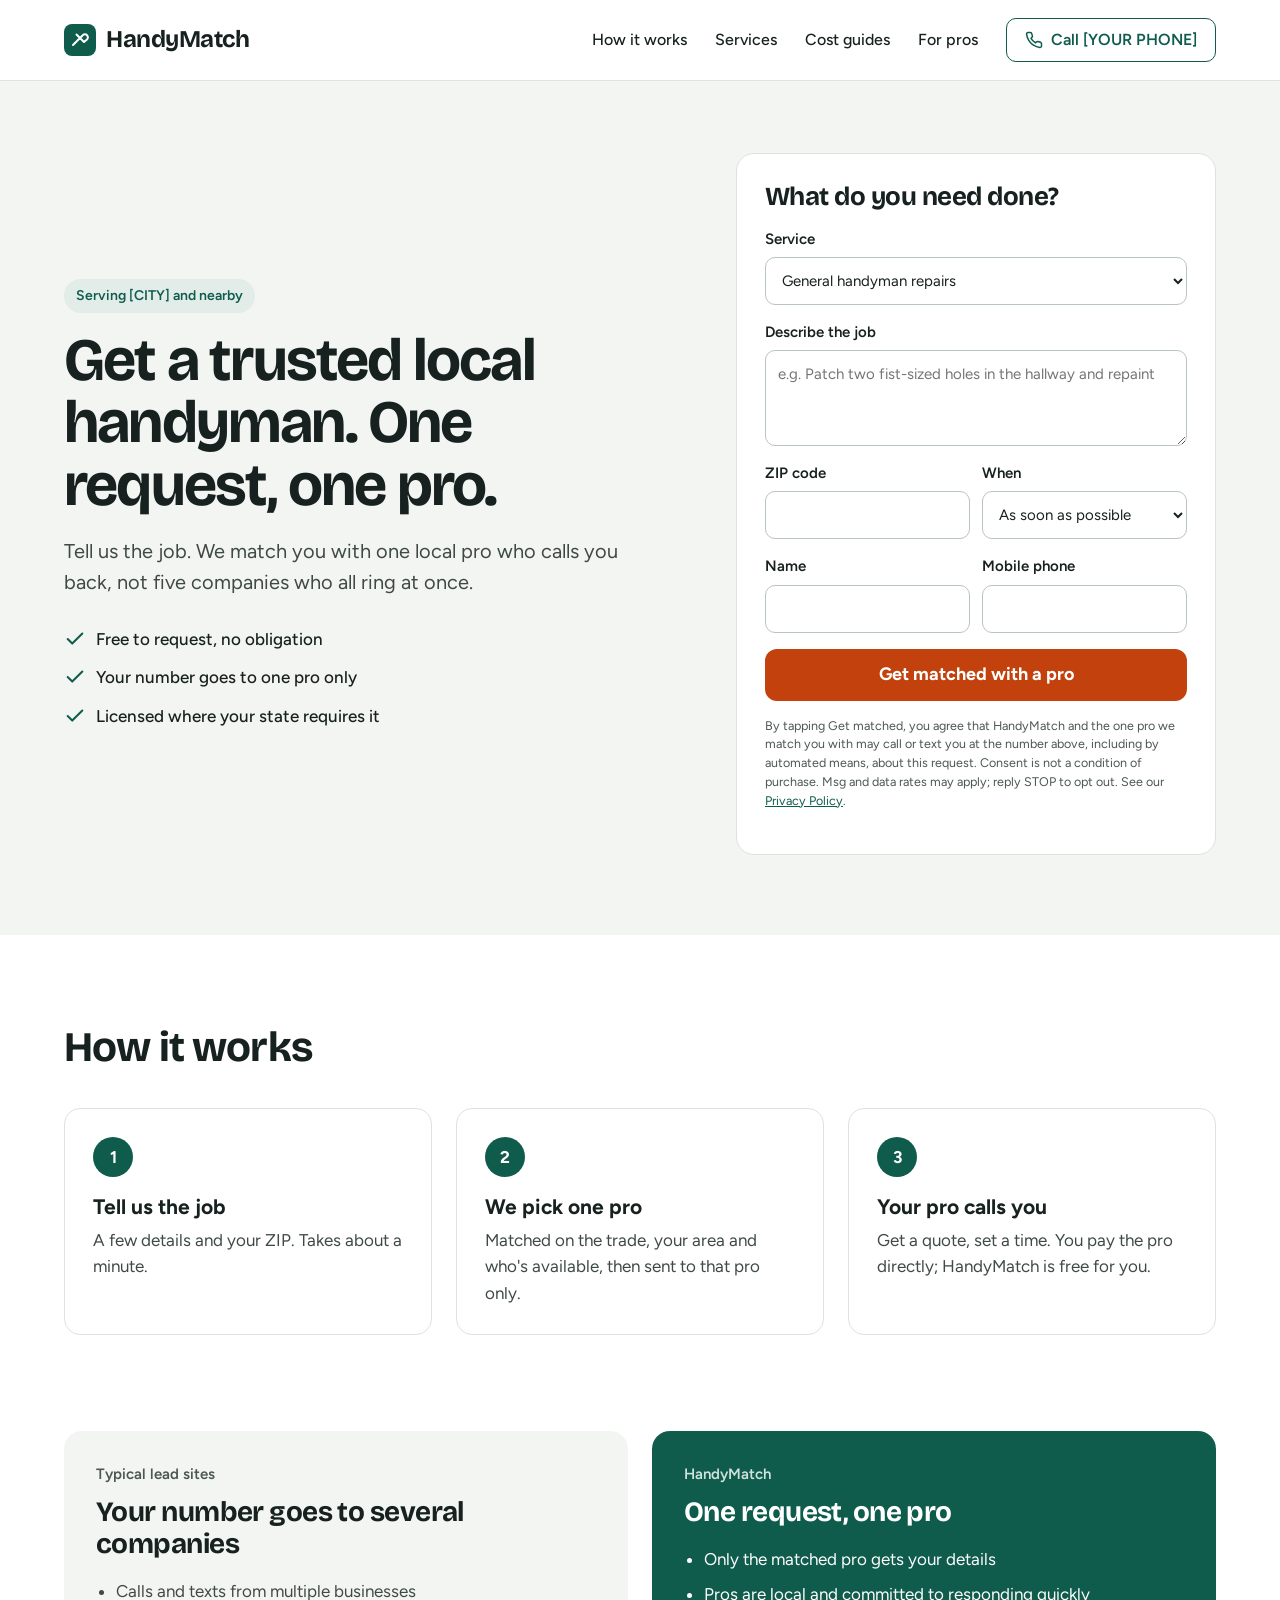
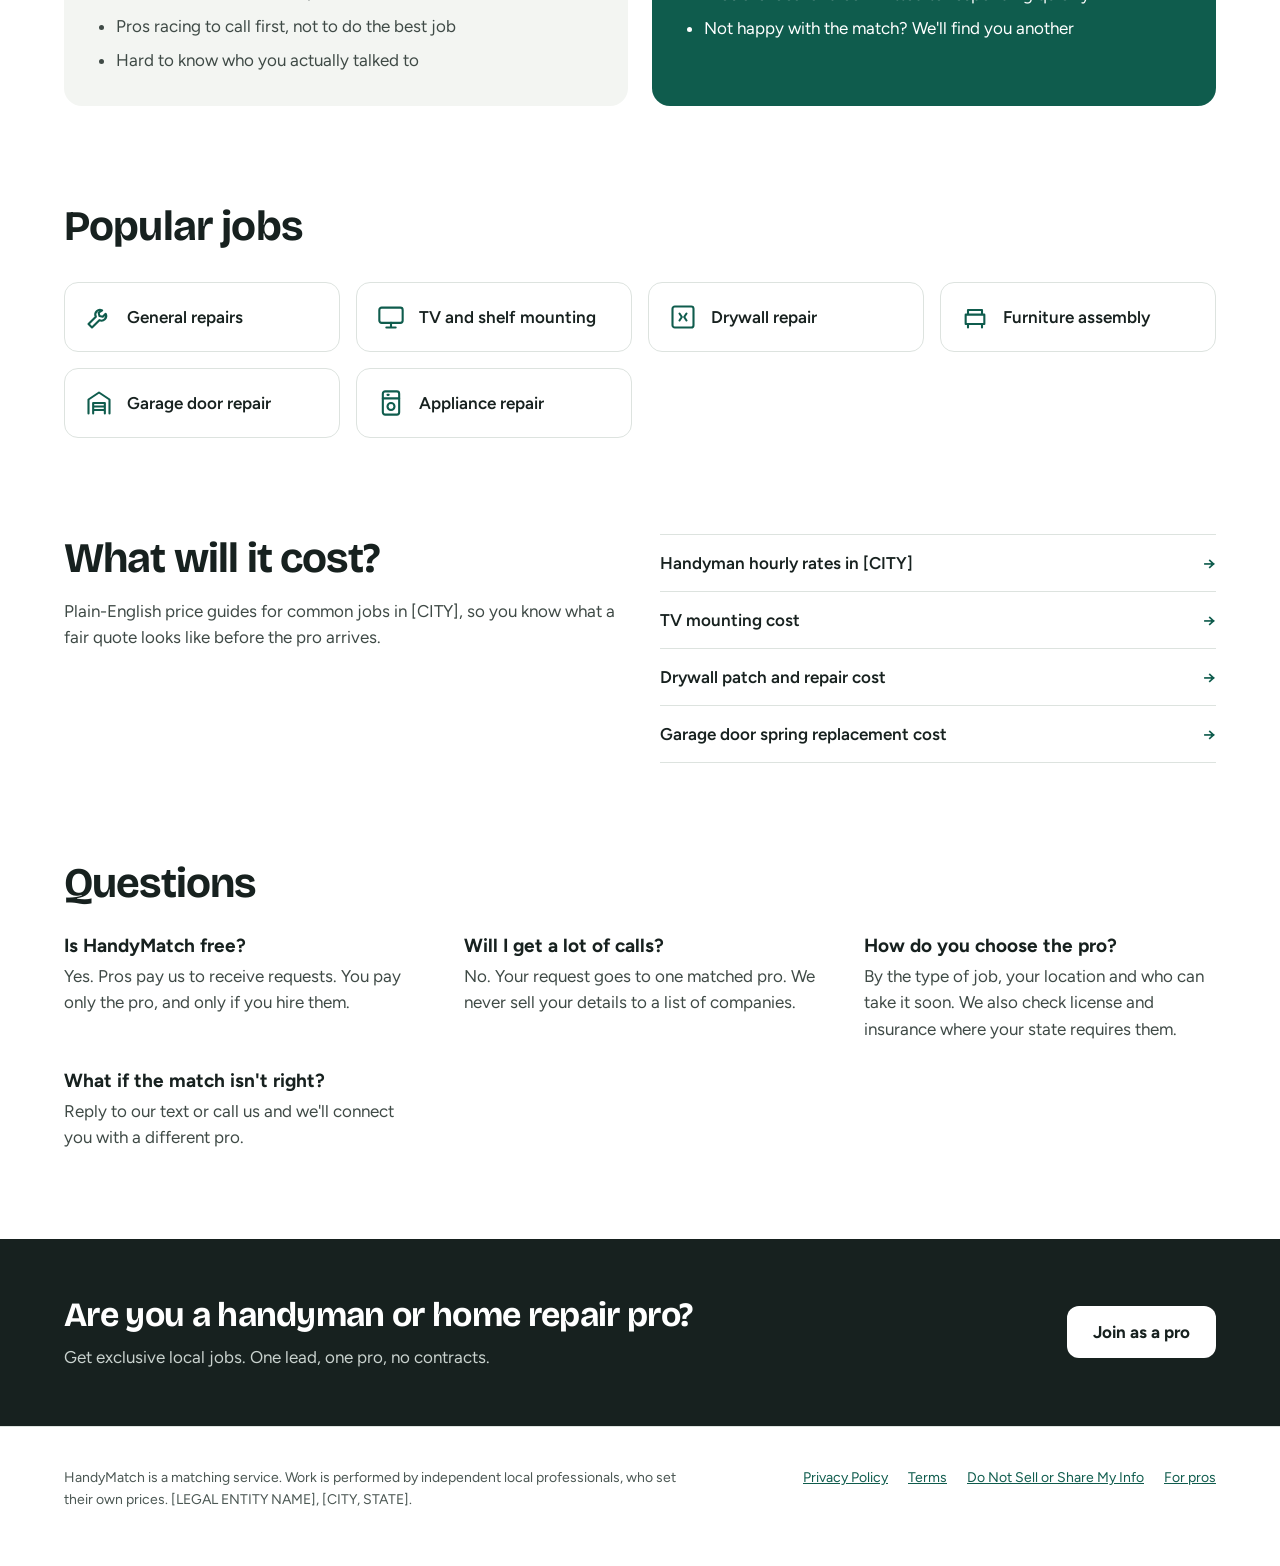
<file: index.html>
<!doctype html>
<html lang="en">
<head>
  <meta charset="utf-8">
  <meta name="viewport" content="width=device-width, initial-scale=1">
  <title>HandyMatch | One local handyman, matched to your job</title>
  <meta name="description" content="Tell us the job and HandyMatch connects you with one trusted local handyman. Free for homeowners. Your number goes to one pro only.">
  <link rel="preconnect" href="https://fonts.googleapis.com">
  <link rel="preconnect" href="https://fonts.gstatic.com" crossorigin>
  <link href="https://fonts.googleapis.com/css2?family=Bricolage+Grotesque:opsz,wght@12..96,600;12..96,700&family=Figtree:wght@400;500;600;700&display=swap" rel="stylesheet">
  <link rel="stylesheet" href="assets/styles.css">
  <link rel="icon" href="assets/favicon.svg" type="image/svg+xml">
</head>
<body>
<a class="skip-link" href="#main">Skip to content</a>

<header class="site-header">
  <div class="wrap">
    <a class="logo" href="index.html" aria-label="HandyMatch home">
      <svg width="32" height="32" viewBox="0 0 32 32" fill="none" aria-hidden="true"><rect width="32" height="32" rx="8" fill="#0F5C4D"/><path d="M9 21l7-7m0 0l2.5-2.5a3 3 0 114.2 4.2L20 18m-4-4l4 4m-4-4l-3.5-3.5" stroke="#FFF" stroke-width="2" stroke-linecap="round" stroke-linejoin="round"/></svg>
      <span class="logo-word">HandyMatch</span>
    </a>
    <nav class="nav" aria-label="Main">
      <a href="#how">How it works</a>
      <a href="#services">Services</a>
      <a href="#costs">Cost guides</a>
      <a href="pros.html">For pros</a>
      <!-- TODO: replace with your real number, e.g. tel:+15555550123 -->
      <a class="btn btn-sm btn-outline" href="tel:+10000000000">
        <svg width="18" height="18" viewBox="0 0 24 24" fill="none" stroke="currentColor" stroke-width="2" stroke-linecap="round" stroke-linejoin="round" aria-hidden="true"><path d="M22 16.9v3a2 2 0 01-2.2 2 19.8 19.8 0 01-8.6-3.1 19.5 19.5 0 01-6-6A19.8 19.8 0 012.1 4.2 2 2 0 014.1 2h3a2 2 0 012 1.7c.1.9.4 1.8.7 2.7a2 2 0 01-.5 2.1L8 9.8a16 16 0 006 6l1.3-1.3a2 2 0 012.1-.4c.9.3 1.8.6 2.7.7a2 2 0 011.7 2z"/></svg>
        Call [YOUR PHONE]
      </a>
    </nav>
  </div>
</header>

<main id="main">
  <section class="hero" id="top">
    <div class="wrap">
      <div class="hero-copy">
        <p class="pill">Serving [CITY] and nearby</p>
        <h1>Get a trusted local handyman. One request, one pro.</h1>
        <p class="lead">Tell us the job. We match you with one local pro who calls you back, not five companies who all ring at once.</p>
        <ul class="checks">
          <li><svg width="22" height="22" viewBox="0 0 24 24" fill="none" stroke="#0F5C4D" stroke-width="2.2" stroke-linecap="round" stroke-linejoin="round" aria-hidden="true"><path d="M20 6L9 17l-5-5"/></svg>Free to request, no obligation</li>
          <li><svg width="22" height="22" viewBox="0 0 24 24" fill="none" stroke="#0F5C4D" stroke-width="2.2" stroke-linecap="round" stroke-linejoin="round" aria-hidden="true"><path d="M20 6L9 17l-5-5"/></svg>Your number goes to one pro only</li>
          <li><svg width="22" height="22" viewBox="0 0 24 24" fill="none" stroke="#0F5C4D" stroke-width="2.2" stroke-linecap="round" stroke-linejoin="round" aria-hidden="true"><path d="M20 6L9 17l-5-5"/></svg>Licensed where your state requires it</li>
        </ul>
      </div>

      <!-- Sends to the Supabase function "submit-request" (see assets/site.js). -->
      <form class="card-form" id="request-form" method="post" aria-labelledby="request-title"
            data-endpoint="https://qpgwtkvfoenjkvncmtvj.supabase.co/functions/v1/submit-request">
        <h2 id="request-title">What do you need done?</h2>
        <label class="field">Service
          <select name="service" required>
            <option>General handyman repairs</option>
            <option>TV and shelf mounting</option>
            <option>Drywall repair</option>
            <option>Furniture assembly</option>
            <option>Garage door repair</option>
            <option>Appliance repair</option>
          </select>
        </label>
        <label class="field">Describe the job
          <textarea name="details" rows="3" placeholder="e.g. Patch two fist-sized holes in the hallway and repaint"></textarea>
        </label>
        <div class="row">
          <label class="field">ZIP code
            <input type="text" name="zip" inputmode="numeric" autocomplete="postal-code" pattern="[0-9]{5}" maxlength="5" required>
          </label>
          <label class="field">When
            <select name="timing">
              <option>As soon as possible</option>
              <option>This week</option>
              <option>Flexible</option>
            </select>
          </label>
        </div>
        <div class="row">
          <label class="field">Name
            <input type="text" name="name" autocomplete="name" required>
          </label>
          <label class="field">Mobile phone
            <input type="tel" name="phone" autocomplete="tel" required>
          </label>
        </div>
        <!-- Spam trap: hidden from people, often filled in by bots. -->
        <div aria-hidden="true" style="position:absolute;left:-9999px;width:1px;height:1px;overflow:hidden">
          <label>Website <input type="text" name="website" tabindex="-1" autocomplete="off"></label>
        </div>
        <button class="btn btn-cta btn-block" type="submit">Get matched with a pro</button>
        <!-- Have a TCPA attorney review this wording before launch. -->
        <p class="consent">By tapping Get matched, you agree that HandyMatch and the one pro we match you with may call or text you at the number above, including by automated means, about this request. Consent is not a condition of purchase. Msg and data rates may apply; reply STOP to opt out. See our <a href="privacy.html">Privacy Policy</a>.</p>
        <p class="form-status" role="status" aria-live="polite"></p>
      </form>
    </div>
  </section>

  <section class="wrap section" id="how" style="padding-top: 88px">
    <h2>How it works</h2>
    <div class="grid-auto">
      <div class="card"><p class="step-num">1</p><h3>Tell us the job</h3><p class="muted">A few details and your ZIP. Takes about a minute.</p></div>
      <div class="card"><p class="step-num">2</p><h3>We pick one pro</h3><p class="muted">Matched on the trade, your area and who's available, then sent to that pro only.</p></div>
      <div class="card"><p class="step-num">3</p><h3>Your pro calls you</h3><p class="muted">Get a quote, set a time. You pay the pro directly; HandyMatch is free for you.</p></div>
    </div>
  </section>

  <section class="wrap section">
    <div class="compare">
      <div class="them">
        <p class="eyebrow">Typical lead sites</p>
        <h3>Your number goes to several companies</h3>
        <ul>
          <li>Calls and texts from multiple businesses</li>
          <li>Pros racing to call first, not to do the best job</li>
          <li>Hard to know who you actually talked to</li>
        </ul>
      </div>
      <div class="us">
        <p class="eyebrow">HandyMatch</p>
        <h3>One request, one pro</h3>
        <ul>
          <li>Only the matched pro gets your details</li>
          <li>Pros are local and committed to responding quickly</li>
          <li>Not happy with the match? We'll find you another</li>
        </ul>
      </div>
    </div>
  </section>

  <section class="wrap section" id="services">
    <h2>Popular jobs</h2>
    <div class="services">
      <a class="service" href="#top" data-service="General handyman repairs"><svg width="28" height="28" viewBox="0 0 24 24" fill="none" stroke="#0F5C4D" stroke-width="1.8" stroke-linecap="round" stroke-linejoin="round" aria-hidden="true"><path d="M14.7 6.3a4 4 0 00-5.4 5.4L3 18l3 3 6.3-6.3a4 4 0 005.4-5.4l-2.5 2.5-2.8-.7-.7-2.8z"/></svg>General repairs</a>
      <a class="service" href="#top" data-service="TV and shelf mounting"><svg width="28" height="28" viewBox="0 0 24 24" fill="none" stroke="#0F5C4D" stroke-width="1.8" stroke-linecap="round" stroke-linejoin="round" aria-hidden="true"><rect x="2" y="4" width="20" height="13" rx="2"/><path d="M8 21h8M12 17v4"/></svg>TV and shelf mounting</a>
      <a class="service" href="#top" data-service="Drywall repair"><svg width="28" height="28" viewBox="0 0 24 24" fill="none" stroke="#0F5C4D" stroke-width="1.8" stroke-linecap="round" stroke-linejoin="round" aria-hidden="true"><rect x="3" y="3" width="18" height="18" rx="2"/><path d="M9 9l2 3-2 3M15 9l-2 3 2 3"/></svg>Drywall repair</a>
      <a class="service" href="#top" data-service="Furniture assembly"><svg width="28" height="28" viewBox="0 0 24 24" fill="none" stroke="#0F5C4D" stroke-width="1.8" stroke-linecap="round" stroke-linejoin="round" aria-hidden="true"><path d="M4 10h16v8H4zM6 18v3M18 18v3M6 10V6h12v4"/></svg>Furniture assembly</a>
      <a class="service" href="#top" data-service="Garage door repair"><svg width="28" height="28" viewBox="0 0 24 24" fill="none" stroke="#0F5C4D" stroke-width="1.8" stroke-linecap="round" stroke-linejoin="round" aria-hidden="true"><path d="M3 21V9l9-6 9 6v12"/><path d="M7 21v-9h10v9M7 15h10M7 18h10"/></svg>Garage door repair</a>
      <a class="service" href="#top" data-service="Appliance repair"><svg width="28" height="28" viewBox="0 0 24 24" fill="none" stroke="#0F5C4D" stroke-width="1.8" stroke-linecap="round" stroke-linejoin="round" aria-hidden="true"><rect x="5" y="2" width="14" height="20" rx="2"/><path d="M5 8h14M9 5h1"/><circle cx="12" cy="15" r="3"/></svg>Appliance repair</a>
    </div>
  </section>

  <section class="wrap section" id="costs">
    <div class="split">
      <div>
        <h2>What will it cost?</h2>
        <p class="muted" style="margin-top: 16px">Plain-English price guides for common jobs in [CITY], so you know what a fair quote looks like before the pro arrives.</p>
      </div>
      <!-- TODO: each guide becomes its own page, e.g. costs/tv-mounting.html -->
      <ul class="link-list">
        <li><a href="#costs">Handyman hourly rates in [CITY]<span aria-hidden="true">→</span></a></li>
        <li><a href="#costs">TV mounting cost<span aria-hidden="true">→</span></a></li>
        <li><a href="#costs">Drywall patch and repair cost<span aria-hidden="true">→</span></a></li>
        <li><a href="#costs">Garage door spring replacement cost<span aria-hidden="true">→</span></a></li>
      </ul>
    </div>
  </section>

  <section class="wrap section" style="padding-bottom: 88px">
    <h2>Questions</h2>
    <div class="faq">
      <div><h3>Is HandyMatch free?</h3><p class="muted">Yes. Pros pay us to receive requests. You pay only the pro, and only if you hire them.</p></div>
      <div><h3>Will I get a lot of calls?</h3><p class="muted">No. Your request goes to one matched pro. We never sell your details to a list of companies.</p></div>
      <div><h3>How do you choose the pro?</h3><p class="muted">By the type of job, your location and who can take it soon. We also check license and insurance where your state requires them.</p></div>
      <div><h3>What if the match isn't right?</h3><p class="muted">Reply to our text or call us and we'll connect you with a different pro.</p></div>
    </div>
  </section>

  <section class="band">
    <div class="wrap">
      <div>
        <h2>Are you a handyman or home repair pro?</h2>
        <p>Get exclusive local jobs. One lead, one pro, no contracts.</p>
      </div>
      <a class="btn btn-light" href="pros.html">Join as a pro</a>
    </div>
  </section>
</main>

<footer class="site-footer">
  <div class="wrap">
    <p>HandyMatch is a matching service. Work is performed by independent local professionals, who set their own prices. [LEGAL ENTITY NAME], [CITY, STATE].</p>
    <nav aria-label="Footer">
      <a href="privacy.html">Privacy Policy</a>
      <a href="terms.html">Terms</a>
      <a href="privacy.html#do-not-sell">Do Not Sell or Share My Info</a>
      <a href="pros.html">For pros</a>
    </nav>
  </div>
</footer>

<script src="assets/site.js"></script>
</body>
</html>
</file>
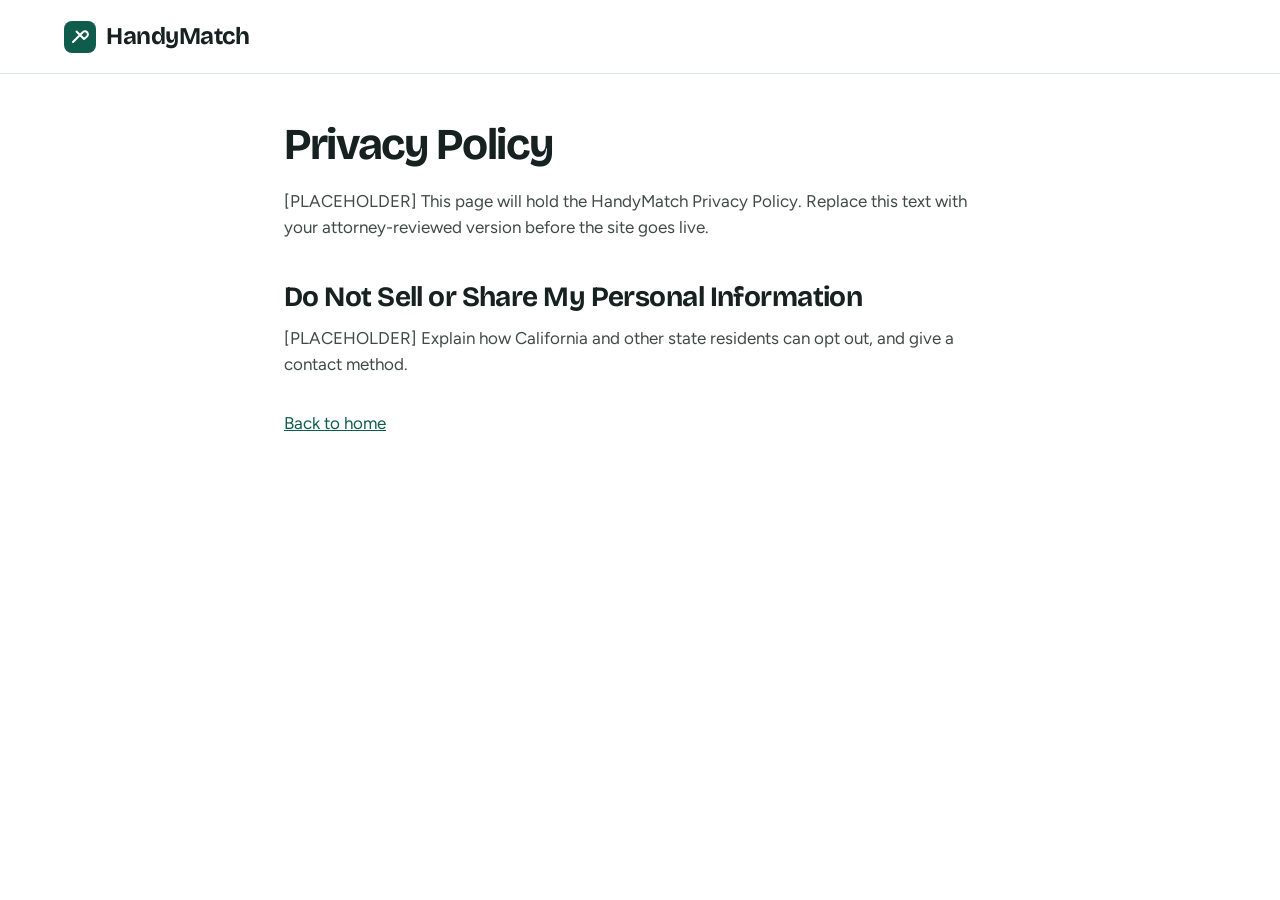
<file: privacy.html>
<!doctype html>
<html lang="en">
<head>
  <meta charset="utf-8">
  <meta name="viewport" content="width=device-width, initial-scale=1">
  <title>Privacy Policy | HandyMatch</title>
  <meta name="robots" content="noindex">
  <link href="https://fonts.googleapis.com/css2?family=Bricolage+Grotesque:opsz,wght@12..96,600;12..96,700&family=Figtree:wght@400;500;600;700&display=swap" rel="stylesheet">
  <link rel="stylesheet" href="assets/styles.css">
  <link rel="icon" href="assets/favicon.svg" type="image/svg+xml">
</head>
<body>
<header class="site-header">
  <div class="wrap">
    <a class="logo" href="index.html" aria-label="HandyMatch home">
      <svg width="32" height="32" viewBox="0 0 32 32" fill="none" aria-hidden="true"><rect width="32" height="32" rx="8" fill="#0F5C4D"/><path d="M9 21l7-7m0 0l2.5-2.5a3 3 0 114.2 4.2L20 18m-4-4l4 4m-4-4l-3.5-3.5" stroke="#FFF" stroke-width="2" stroke-linecap="round" stroke-linejoin="round"/></svg>
      <span class="logo-word">HandyMatch</span>
    </a>
  </div>
</header>
<main class="wrap section" style="max-width: 760px; padding-bottom: 88px">
  <h1 style="font-size: 44px">Privacy Policy</h1>
  <!-- TODO: replace with attorney-reviewed text before launch. -->
  <p class="muted" style="margin-top: 20px">[PLACEHOLDER] This page will hold the HandyMatch Privacy Policy. Replace this text with your attorney-reviewed version before the site goes live.</p>
  <h2 id="do-not-sell" style="font-size: 28px; margin-top: 40px">Do Not Sell or Share My Personal Information</h2><p class="muted" style="margin-top: 12px">[PLACEHOLDER] Explain how California and other state residents can opt out, and give a contact method.</p>
  <p style="margin-top: 32px"><a href="index.html">Back to home</a></p>
</main>
</body>
</html>
</file>
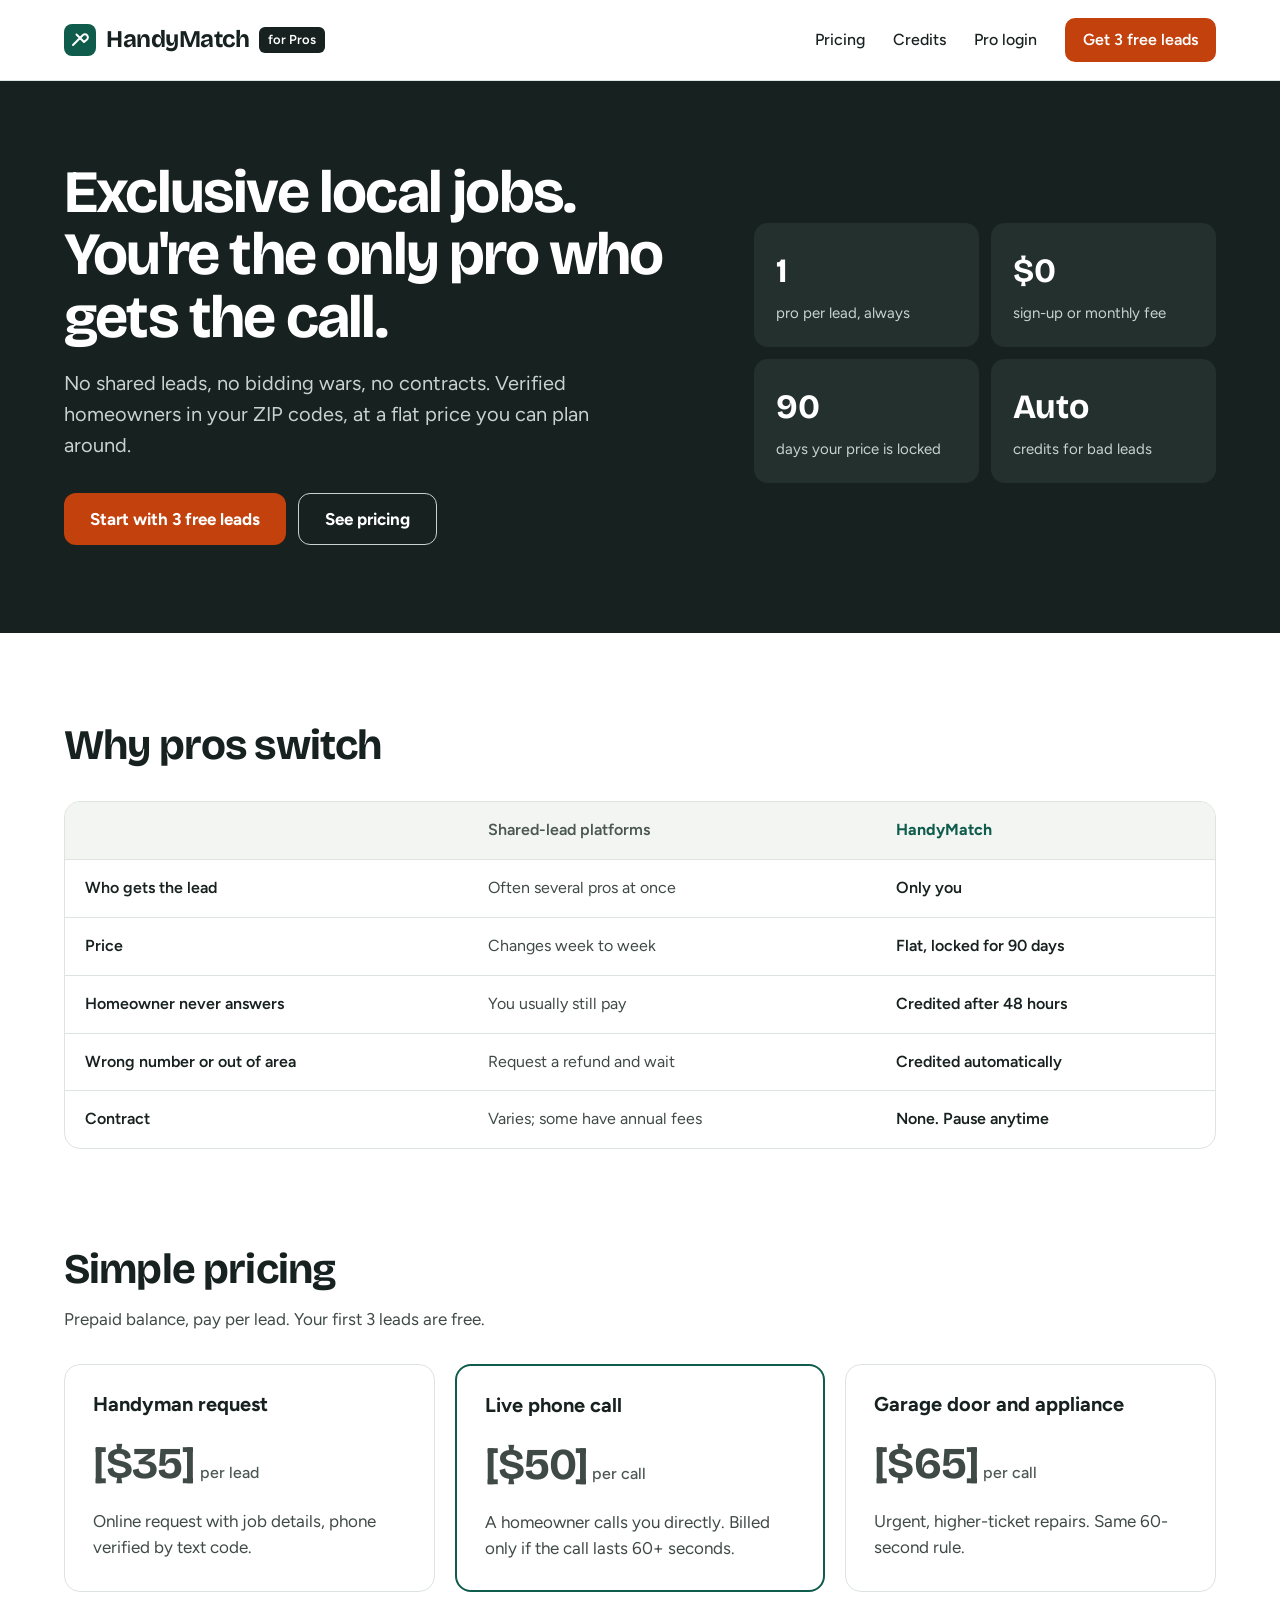
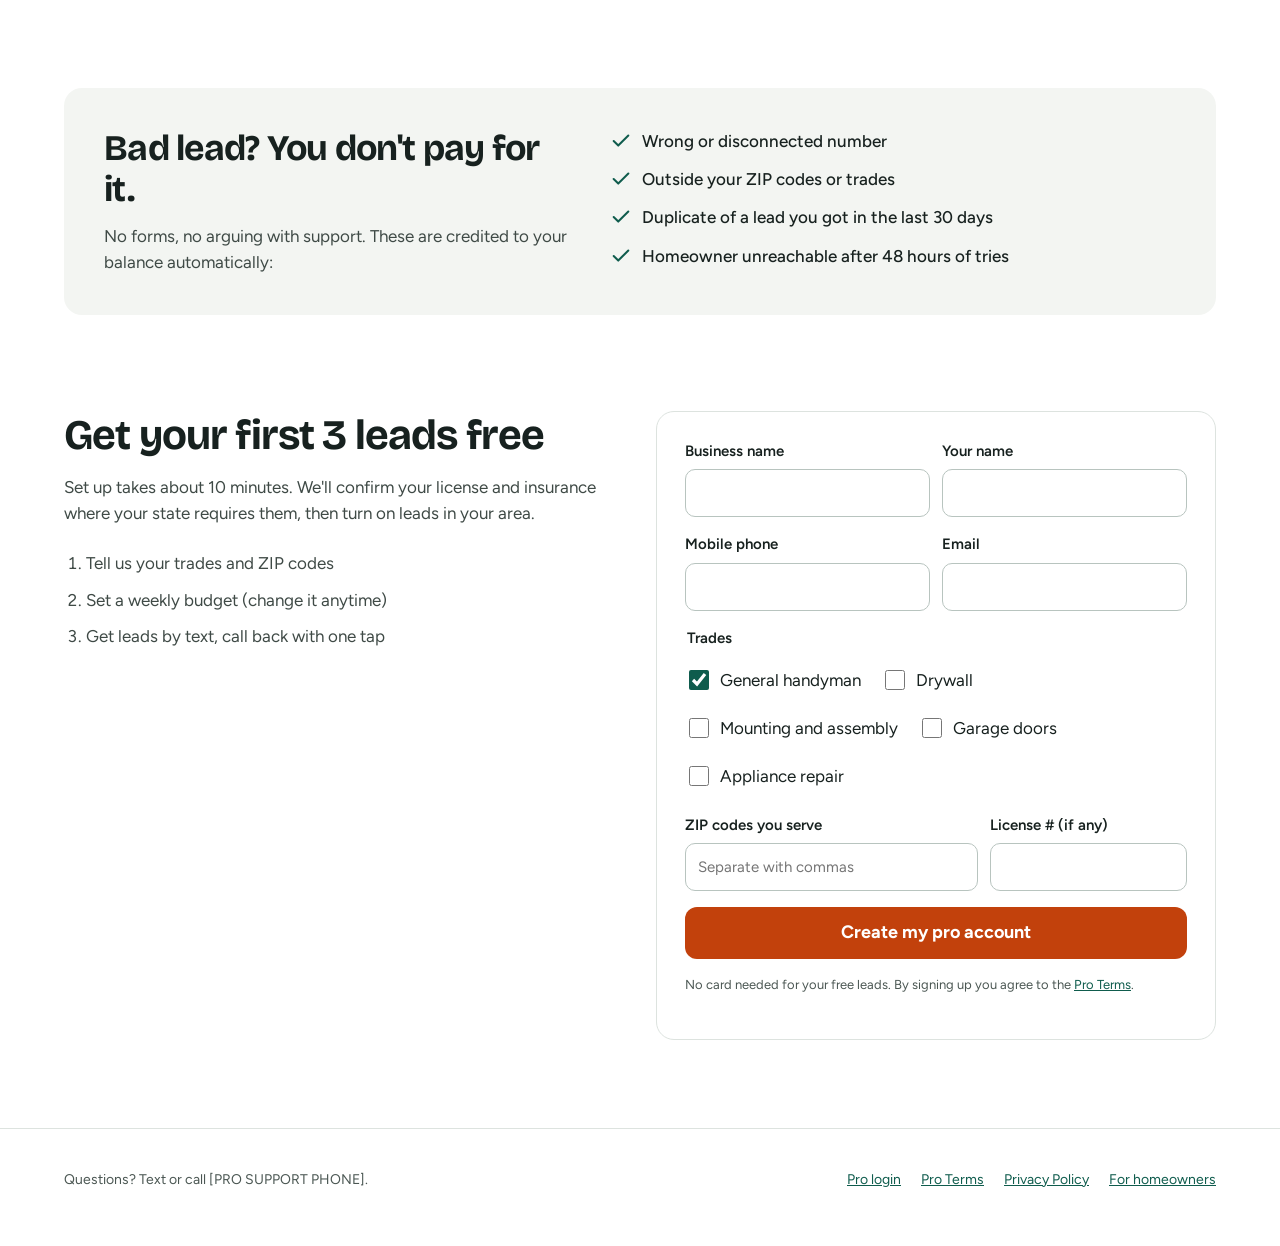
<file: pros.html>
<!doctype html>
<html lang="en">
<head>
  <meta charset="utf-8">
  <meta name="viewport" content="width=device-width, initial-scale=1">
  <title>HandyMatch for Pros | Exclusive local handyman leads</title>
  <meta name="description" content="Exclusive, verified handyman and home repair leads in your ZIP codes. One lead, one pro. Flat pricing, automatic credits, no contracts.">
  <link rel="preconnect" href="https://fonts.googleapis.com">
  <link rel="preconnect" href="https://fonts.gstatic.com" crossorigin>
  <link href="https://fonts.googleapis.com/css2?family=Bricolage+Grotesque:opsz,wght@12..96,600;12..96,700&family=Figtree:wght@400;500;600;700&display=swap" rel="stylesheet">
  <link rel="stylesheet" href="assets/styles.css">
  <link rel="icon" href="assets/favicon.svg" type="image/svg+xml">
</head>
<body>
<a class="skip-link" href="#main">Skip to content</a>

<header class="site-header">
  <div class="wrap">
    <a class="logo" href="index.html" aria-label="HandyMatch home">
      <svg width="32" height="32" viewBox="0 0 32 32" fill="none" aria-hidden="true"><rect width="32" height="32" rx="8" fill="#0F5C4D"/><path d="M9 21l7-7m0 0l2.5-2.5a3 3 0 114.2 4.2L20 18m-4-4l4 4m-4-4l-3.5-3.5" stroke="#FFF" stroke-width="2" stroke-linecap="round" stroke-linejoin="round"/></svg>
      <span class="logo-word">HandyMatch</span>
      <span class="logo-tag">for Pros</span>
    </a>
    <nav class="nav" aria-label="Pro">
      <a href="#pricing">Pricing</a>
      <a href="#credits">Credits</a>
      <!-- TODO: link to your pro dashboard login -->
      <a href="#">Pro login</a>
      <a class="btn btn-sm btn-cta" href="#join">Get 3 free leads</a>
    </nav>
  </div>
</header>

<main id="main">
  <section class="hero hero-dark">
    <div class="wrap">
      <div class="hero-copy" style="flex-basis: 520px">
        <h1>Exclusive local jobs. You're the only pro who gets the call.</h1>
        <p class="lead">No shared leads, no bidding wars, no contracts. Verified homeowners in your ZIP codes, at a flat price you can plan around.</p>
        <div class="hero-actions">
          <a class="btn btn-cta" href="#join">Start with 3 free leads</a>
          <a class="btn btn-outline-light" href="#pricing">See pricing</a>
        </div>
      </div>
      <div class="stats">
        <div class="stat"><b>1</b><span>pro per lead, always</span></div>
        <div class="stat"><b>$0</b><span>sign-up or monthly fee</span></div>
        <div class="stat"><b>90</b><span>days your price is locked</span></div>
        <div class="stat"><b>Auto</b><span>credits for bad leads</span></div>
      </div>
    </div>
  </section>

  <section class="wrap section" style="padding-top: 88px">
    <h2>Why pros switch</h2>
    <div class="table-box">
      <table>
        <thead>
          <tr>
            <td></td>
            <th scope="col">Shared-lead platforms</th>
            <th scope="col" class="us">HandyMatch</th>
          </tr>
        </thead>
        <tbody>
          <tr><th scope="row">Who gets the lead</th><td>Often several pros at once</td><td class="us">Only you</td></tr>
          <tr><th scope="row">Price</th><td>Changes week to week</td><td class="us">Flat, locked for 90 days</td></tr>
          <tr><th scope="row">Homeowner never answers</th><td>You usually still pay</td><td class="us">Credited after 48 hours</td></tr>
          <tr><th scope="row">Wrong number or out of area</th><td>Request a refund and wait</td><td class="us">Credited automatically</td></tr>
          <tr><th scope="row">Contract</th><td>Varies; some have annual fees</td><td class="us">None. Pause anytime</td></tr>
        </tbody>
      </table>
    </div>
  </section>

  <section class="wrap section" id="pricing">
    <h2>Simple pricing</h2>
    <p class="muted" style="margin-top: 12px">Prepaid balance, pay per lead. Your first 3 leads are free.</p>
    <!-- TODO: confirm final prices -->
    <div class="price-grid">
      <div class="price">
        <h3>Handyman request</h3>
        <p class="amount">[$35]<small> per lead</small></p>
        <p>Online request with job details, phone verified by text code.</p>
      </div>
      <div class="price featured">
        <h3>Live phone call</h3>
        <p class="amount">[$50]<small> per call</small></p>
        <p>A homeowner calls you directly. Billed only if the call lasts 60+ seconds.</p>
      </div>
      <div class="price">
        <h3>Garage door and appliance</h3>
        <p class="amount">[$65]<small> per call</small></p>
        <p>Urgent, higher-ticket repairs. Same 60-second rule.</p>
      </div>
    </div>
  </section>

  <section class="wrap section" id="credits">
    <div class="panel">
      <div>
        <h2>Bad lead? You don't pay for it.</h2>
        <p class="muted" style="margin-top: 12px">No forms, no arguing with support. These are credited to your balance automatically:</p>
      </div>
      <ul class="checks" style="margin-top: 0">
        <li><svg width="22" height="22" viewBox="0 0 24 24" fill="none" stroke="#0F5C4D" stroke-width="2.2" stroke-linecap="round" stroke-linejoin="round" aria-hidden="true"><path d="M20 6L9 17l-5-5"/></svg>Wrong or disconnected number</li>
        <li><svg width="22" height="22" viewBox="0 0 24 24" fill="none" stroke="#0F5C4D" stroke-width="2.2" stroke-linecap="round" stroke-linejoin="round" aria-hidden="true"><path d="M20 6L9 17l-5-5"/></svg>Outside your ZIP codes or trades</li>
        <li><svg width="22" height="22" viewBox="0 0 24 24" fill="none" stroke="#0F5C4D" stroke-width="2.2" stroke-linecap="round" stroke-linejoin="round" aria-hidden="true"><path d="M20 6L9 17l-5-5"/></svg>Duplicate of a lead you got in the last 30 days</li>
        <li><svg width="22" height="22" viewBox="0 0 24 24" fill="none" stroke="#0F5C4D" stroke-width="2.2" stroke-linecap="round" stroke-linejoin="round" aria-hidden="true"><path d="M20 6L9 17l-5-5"/></svg>Homeowner unreachable after 48 hours of tries</li>
      </ul>
    </div>
  </section>

  <section class="wrap section" id="join" style="padding-bottom: 88px">
    <div class="split">
      <div style="flex-basis: 360px">
        <h2>Get your first 3 leads free</h2>
        <p class="muted" style="margin-top: 14px">Set up takes about 10 minutes. We'll confirm your license and insurance where your state requires them, then turn on leads in your area.</p>
        <ol class="steps">
          <li>Tell us your trades and ZIP codes</li>
          <li>Set a weekly budget (change it anytime)</li>
          <li>Get leads by text, call back with one tap</li>
        </ol>
      </div>
      <!-- TODO: set action to your buyer onboarding endpoint or CRM webhook -->
      <form class="card-form wide" id="pro-form" action="" method="post" aria-label="Join as a pro" data-demo="true">
        <div class="row">
          <label class="field grow">Business name
            <input type="text" name="business" autocomplete="organization" required>
          </label>
          <label class="field grow">Your name
            <input type="text" name="name" autocomplete="name" required>
          </label>
        </div>
        <div class="row">
          <label class="field grow">Mobile phone
            <input type="tel" name="phone" autocomplete="tel" required>
          </label>
          <label class="field grow">Email
            <input type="email" name="email" autocomplete="email" required>
          </label>
        </div>
        <fieldset>
          <legend>Trades</legend>
          <div class="checkbox-grid">
            <label><input type="checkbox" name="trades" value="handyman" checked>General handyman</label>
            <label><input type="checkbox" name="trades" value="drywall">Drywall</label>
            <label><input type="checkbox" name="trades" value="mounting">Mounting and assembly</label>
            <label><input type="checkbox" name="trades" value="garage-doors">Garage doors</label>
            <label><input type="checkbox" name="trades" value="appliance">Appliance repair</label>
          </div>
        </fieldset>
        <div class="row">
          <label class="field grow">ZIP codes you serve
            <input type="text" name="zips" placeholder="Separate with commas" required>
          </label>
          <label class="field">License # (if any)
            <input type="text" name="license">
          </label>
        </div>
        <button class="btn btn-cta btn-block" type="submit">Create my pro account</button>
        <p class="consent" style="font-size: 13px">No card needed for your free leads. By signing up you agree to the <a href="terms.html">Pro Terms</a>.</p>
        <p class="form-status" role="status" aria-live="polite"></p>
      </form>
    </div>
  </section>
</main>

<footer class="site-footer">
  <div class="wrap">
    <p>Questions? Text or call [PRO SUPPORT PHONE].</p>
    <nav aria-label="Footer">
      <a href="#">Pro login</a>
      <a href="terms.html">Pro Terms</a>
      <a href="privacy.html">Privacy Policy</a>
      <a href="index.html">For homeowners</a>
    </nav>
  </div>
</footer>

<script src="assets/site.js"></script>
</body>
</html>
</file>
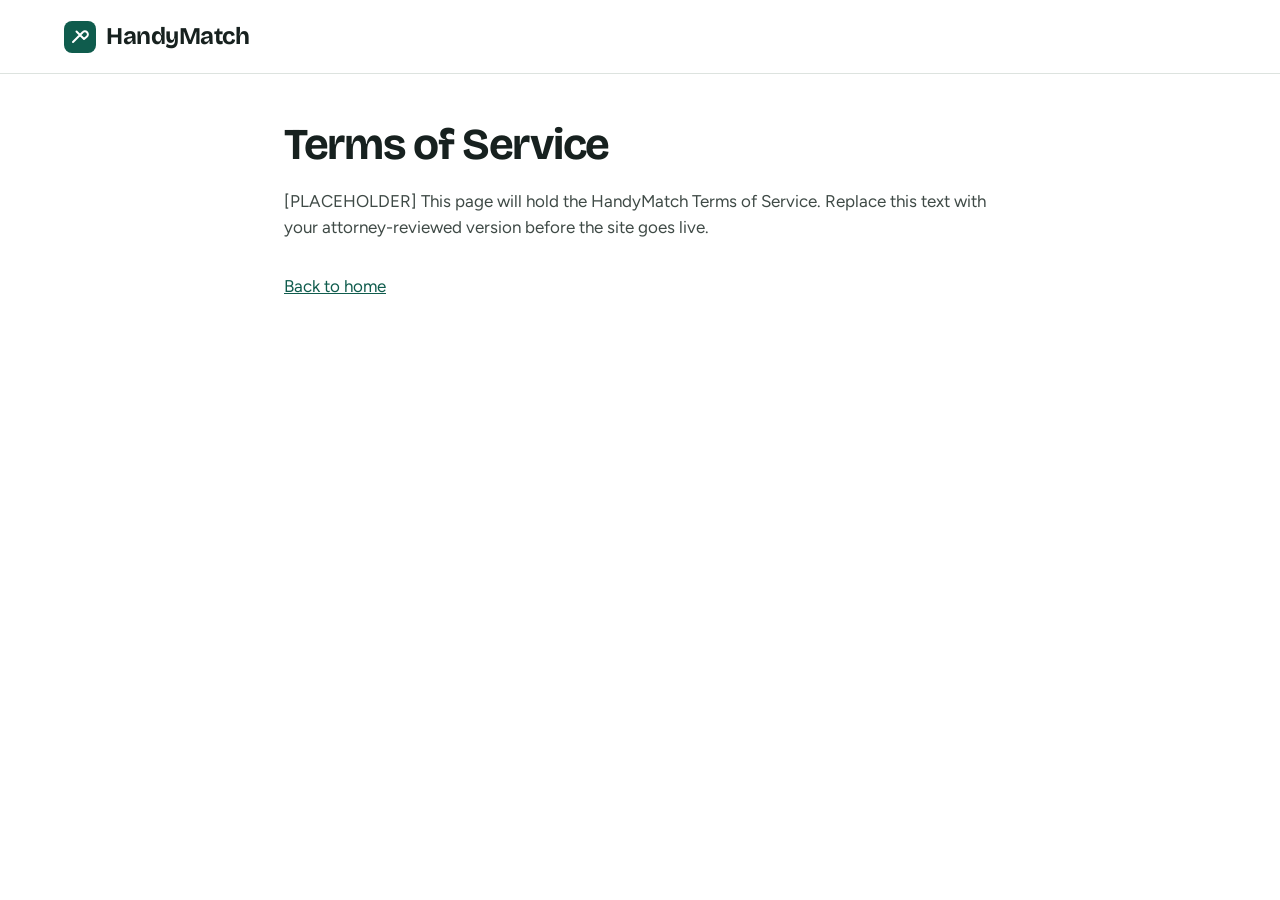
<file: terms.html>
<!doctype html>
<html lang="en">
<head>
  <meta charset="utf-8">
  <meta name="viewport" content="width=device-width, initial-scale=1">
  <title>Terms of Service | HandyMatch</title>
  <meta name="robots" content="noindex">
  <link href="https://fonts.googleapis.com/css2?family=Bricolage+Grotesque:opsz,wght@12..96,600;12..96,700&family=Figtree:wght@400;500;600;700&display=swap" rel="stylesheet">
  <link rel="stylesheet" href="assets/styles.css">
  <link rel="icon" href="assets/favicon.svg" type="image/svg+xml">
</head>
<body>
<header class="site-header">
  <div class="wrap">
    <a class="logo" href="index.html" aria-label="HandyMatch home">
      <svg width="32" height="32" viewBox="0 0 32 32" fill="none" aria-hidden="true"><rect width="32" height="32" rx="8" fill="#0F5C4D"/><path d="M9 21l7-7m0 0l2.5-2.5a3 3 0 114.2 4.2L20 18m-4-4l4 4m-4-4l-3.5-3.5" stroke="#FFF" stroke-width="2" stroke-linecap="round" stroke-linejoin="round"/></svg>
      <span class="logo-word">HandyMatch</span>
    </a>
  </div>
</header>
<main class="wrap section" style="max-width: 760px; padding-bottom: 88px">
  <h1 style="font-size: 44px">Terms of Service</h1>
  <!-- TODO: replace with attorney-reviewed text before launch. -->
  <p class="muted" style="margin-top: 20px">[PLACEHOLDER] This page will hold the HandyMatch Terms of Service. Replace this text with your attorney-reviewed version before the site goes live.</p>
  
  <p style="margin-top: 32px"><a href="index.html">Back to home</a></p>
</main>
</body>
</html>
</file>
<file: assets/styles.css>
/* HandyMatch — shared styles */
:root {
  --ink: #17211F;
  --ink-2: #3F4A46;
  --ink-3: #4B5753;
  --brand: #0F5C4D;
  --brand-dark: #0A4339;
  --brand-tint: #E2ECE8;
  --cta: #C2410C;
  --cta-dark: #9A3412;
  --line: #DDE3DF;
  --field: #B8C4BF;
  --soft: #F3F5F2;
  --dark: #17211F;
  --dark-2: #24302D;
  --on-dark-2: #C9D2CE;
  --radius: 16px;
  --display: 'Bricolage Grotesque', system-ui, sans-serif;
  --body: 'Figtree', system-ui, sans-serif;
}

*, *::before, *::after { box-sizing: border-box; }

body {
  margin: 0;
  background: #FFFFFF;
  color: var(--ink);
  font-family: var(--body);
  font-size: 17px;
  line-height: 1.55;
}

a { color: var(--brand); }
a:hover { color: var(--brand-dark); }
img, svg { display: block; }

h1, h2, h3 { margin: 0; line-height: 1.15; }
h1, h2 { font-family: var(--display); letter-spacing: -0.02em; }
h1 { font-weight: 700; font-size: clamp(38px, 6vw, 60px); line-height: 1.04; letter-spacing: -0.03em; }
h2 { font-size: clamp(30px, 4vw, 42px); }
p { margin: 0; }

.wrap { max-width: 1200px; margin: 0 auto; padding-left: 24px; padding-right: 24px; }
.section { padding-top: 48px; padding-bottom: 48px; }
.muted { color: var(--ink-2); }

.skip-link {
  position: absolute; left: -9999px; top: 0;
  background: var(--ink); color: #FFF; padding: 12px 16px; z-index: 10;
}
.skip-link:focus { left: 12px; top: 12px; }

:focus-visible { outline: 3px solid var(--cta); outline-offset: 2px; }

/* Header */
.site-header { border-bottom: 1px solid var(--line); background: #FFF; }
.site-header .wrap {
  display: flex; flex-wrap: wrap; align-items: center; justify-content: space-between;
  gap: 16px; padding-top: 18px; padding-bottom: 18px;
}
.logo { display: flex; align-items: center; gap: 10px; text-decoration: none; color: var(--ink); }
.logo:hover { color: var(--ink); }
.logo-word { font-family: var(--display); font-weight: 700; font-size: 24px; letter-spacing: -0.02em; }
.logo-tag { padding: 3px 9px; border-radius: 6px; background: var(--ink); color: #FFF; font-size: 13px; font-weight: 600; }
.nav { display: flex; flex-wrap: wrap; align-items: center; gap: 8px 28px; font-weight: 500; font-size: 16px; }
.nav a { color: var(--ink); text-decoration: none; }
.nav a:hover { color: var(--brand); }

/* Buttons */
.btn {
  display: inline-flex; align-items: center; justify-content: center; gap: 8px;
  min-height: 52px; padding: 0 26px; border-radius: 12px; border: 0;
  font: inherit; font-weight: 700; text-decoration: none; cursor: pointer;
}
.btn-sm { min-height: 44px; padding: 0 18px; border-radius: 10px; font-weight: 600; }
.btn-cta { background: var(--cta); color: #FFF; }
.btn-cta:hover { background: var(--cta-dark); color: #FFF; }
.btn-outline { border: 1.5px solid var(--brand); color: var(--brand); background: transparent; }
.btn-outline-light { border: 1.5px solid var(--on-dark-2); color: #FFF; background: transparent; }
.btn-outline-light:hover { color: #FFF; border-color: #FFF; }
.btn-light { background: #FFF; color: var(--ink); }
.btn-light:hover { color: var(--ink); background: var(--brand-tint); }
.btn-block { width: 100%; font-size: 18px; }
.nav .btn-cta, .nav .btn-cta:hover { color: #FFF; }
.nav .btn-outline { color: var(--brand); }

/* Hero */
.hero { background: var(--soft); }
.hero .wrap { display: flex; flex-wrap: wrap; gap: 56px; align-items: center; padding-top: 72px; padding-bottom: 80px; }
.hero-copy { flex: 1 1 480px; min-width: 0; }
.pill { display: inline-block; margin-bottom: 16px; padding: 6px 12px; border-radius: 999px; background: var(--brand-tint); color: var(--brand); font-weight: 600; font-size: 14px; }
.lead { margin-top: 20px; font-size: 20px; color: var(--ink-2); max-width: 560px; }
.checks { margin: 28px 0 0; padding: 0; list-style: none; display: flex; flex-direction: column; gap: 12px; font-weight: 500; }
.checks li { display: flex; gap: 10px; align-items: flex-start; }
.checks svg { flex: none; margin-top: 2px; }

.hero-dark { background: var(--dark); color: #FFF; }
.hero-dark .wrap { padding-top: 80px; padding-bottom: 88px; gap: 48px; }
.hero-dark .lead { color: var(--on-dark-2); }
.hero-actions { margin-top: 32px; display: flex; flex-wrap: wrap; gap: 12px; }
.stats { flex: 1 1 340px; min-width: 0; display: grid; grid-template-columns: repeat(2, minmax(0, 1fr)); gap: 12px; }
.stat { padding: 22px; border-radius: 14px; background: var(--dark-2); }
.stat b { display: block; font-family: var(--display); font-size: 34px; font-weight: 700; }
.stat span { display: block; margin-top: 4px; color: var(--on-dark-2); font-size: 15px; }

/* Forms */
.card-form {
  flex: 1 1 380px; max-width: 480px; min-width: 0;
  background: #FFF; border: 1px solid var(--line); border-radius: 18px; padding: 28px;
  display: flex; flex-direction: column; gap: 16px;
}
.card-form.wide { max-width: 560px; flex-basis: 420px; }
.card-form h2 { font-size: 26px; }
.field { display: flex; flex-direction: column; gap: 6px; font-weight: 600; font-size: 15px; flex: 1 1 140px; }
.field.grow { flex: 2 1 220px; }
.card-form > .field { flex: none; }
.field input, .field select, .field textarea {
  min-height: 48px; padding: 0 12px; border: 1.5px solid var(--field); border-radius: 10px;
  font: inherit; font-weight: 400; color: var(--ink); background: #FFF;
}
.field textarea { padding: 12px; resize: vertical; }
.field input:focus, .field select:focus, .field textarea:focus { border-color: var(--brand); outline: 2px solid var(--brand-tint); }
.row { display: flex; flex-wrap: wrap; gap: 12px; }
.consent { font-size: 12.5px; line-height: 1.5; color: var(--ink-3); }
fieldset { margin: 0; padding: 0; border: 0; }
legend { font-weight: 600; font-size: 15px; margin-bottom: 8px; }
.checkbox-grid { display: flex; flex-wrap: wrap; gap: 4px 20px; }
.checkbox-grid label { display: flex; align-items: center; gap: 8px; min-height: 44px; }
.checkbox-grid input { width: 20px; height: 20px; accent-color: var(--brand); }
.form-status { font-weight: 600; color: var(--brand); }

/* Steps / cards */
.grid-auto { display: grid; grid-template-columns: repeat(auto-fit, minmax(260px, 1fr)); gap: 24px; margin-top: 36px; }
.card { padding: 28px; border: 1px solid var(--line); border-radius: var(--radius); }
.step-num { width: 40px; height: 40px; border-radius: 999px; background: var(--brand); color: #FFF; display: flex; align-items: center; justify-content: center; font-weight: 700; }
.card h3 { margin: 18px 0 8px; font-size: 21px; }

/* Compare */
.compare { display: flex; flex-wrap: wrap; gap: 24px; }
.compare > div { flex: 1 1 420px; min-width: 0; padding: 32px; border-radius: 18px; }
.compare .them { background: var(--soft); }
.compare .us { background: var(--brand); color: #FFF; }
.compare .eyebrow { font-weight: 600; font-size: 15px; color: var(--ink-3); }
.compare .us .eyebrow { color: #CFE3DC; }
.compare h3 { margin: 10px 0 18px; font-family: var(--display); font-size: 28px; letter-spacing: -0.02em; }
.compare ul { margin: 0; padding-left: 20px; display: flex; flex-direction: column; gap: 8px; }
.compare .them ul { color: var(--ink-2); }

/* Services */
.services { display: grid; grid-template-columns: repeat(auto-fit, minmax(240px, 1fr)); gap: 16px; margin-top: 32px; }
.service {
  display: flex; gap: 14px; align-items: center; padding: 20px; min-height: 44px;
  border: 1px solid var(--line); border-radius: 14px; text-decoration: none; color: var(--ink); font-weight: 600;
}
.service:hover { border-color: var(--brand); color: var(--ink); }

/* Cost guides */
.split { display: flex; flex-wrap: wrap; gap: 40px; align-items: flex-start; }
.split > * { flex: 1 1 420px; min-width: 0; }
.link-list { margin: 0; padding: 0; list-style: none; border-top: 1px solid var(--line); }
.link-list li { border-bottom: 1px solid var(--line); }
.link-list a { display: flex; justify-content: space-between; align-items: center; min-height: 56px; text-decoration: none; color: var(--ink); font-weight: 600; }
.link-list a span { color: var(--brand); }

/* FAQ */
.faq { display: grid; grid-template-columns: repeat(auto-fit, minmax(320px, 1fr)); gap: 28px 48px; margin-top: 28px; }
.faq h3 { margin-bottom: 6px; font-size: 19px; }

/* Bands and footer */
.band { background: var(--dark); color: #FFF; }
.band .wrap { display: flex; flex-wrap: wrap; align-items: center; justify-content: space-between; gap: 24px; padding-top: 56px; padding-bottom: 56px; }
.band h2 { font-size: clamp(26px, 3vw, 34px); }
.band p { margin-top: 10px; color: var(--on-dark-2); }
.site-footer { border-top: 1px solid var(--line); }
.site-footer .wrap { display: flex; flex-wrap: wrap; gap: 24px; justify-content: space-between; padding-top: 40px; padding-bottom: 56px; font-size: 14px; color: var(--ink-3); }
.site-footer p { max-width: 620px; }
.site-footer nav { display: flex; flex-wrap: wrap; gap: 20px; }

/* Pros page */
.table-box { margin-top: 32px; border: 1px solid var(--line); border-radius: var(--radius); overflow-x: auto; }
table { width: 100%; min-width: 640px; border-collapse: collapse; font-size: 16px; }
thead tr { background: var(--soft); text-align: left; }
th, td { padding: 16px 20px; }
thead th { font-weight: 600; color: var(--ink-3); }
thead th.us { color: var(--brand); font-weight: 700; }
tbody tr { border-top: 1px solid var(--line); }
tbody th { text-align: left; font-weight: 600; }
tbody td { color: var(--ink-2); }
tbody td.us { color: var(--ink); font-weight: 600; }

.price-grid { display: grid; grid-template-columns: repeat(auto-fit, minmax(280px, 1fr)); gap: 20px; margin-top: 32px; }
.price { padding: 28px; border: 1px solid var(--line); border-radius: var(--radius); }
.price.featured { border: 2px solid var(--brand); }
.price h3 { font-size: 20px; }
.price .amount { margin-top: 14px; font-family: var(--display); font-size: 44px; font-weight: 700; letter-spacing: -0.02em; }
.price .amount small { font-family: var(--body); font-size: 16px; font-weight: 500; color: var(--ink-3); letter-spacing: 0; }
.price p { margin-top: 10px; color: var(--ink-2); }

.panel { padding: 40px; border-radius: 18px; background: var(--soft); display: flex; flex-wrap: wrap; gap: 40px; }
.panel > div { flex: 1 1 320px; min-width: 0; }
.panel > ul { flex: 1 1 420px; min-width: 0; margin: 0; }
.panel h2 { font-size: clamp(28px, 3vw, 36px); }

ol.steps { margin: 24px 0 0; padding-left: 22px; display: flex; flex-direction: column; gap: 10px; color: var(--ink-2); }

@media (max-width: 640px) {
  .hero .wrap { padding-top: 48px; padding-bottom: 56px; gap: 36px; }
  .card-form { padding: 20px; }
  .panel { padding: 24px; }
  .compare > div { padding: 24px; }
}
</file>
